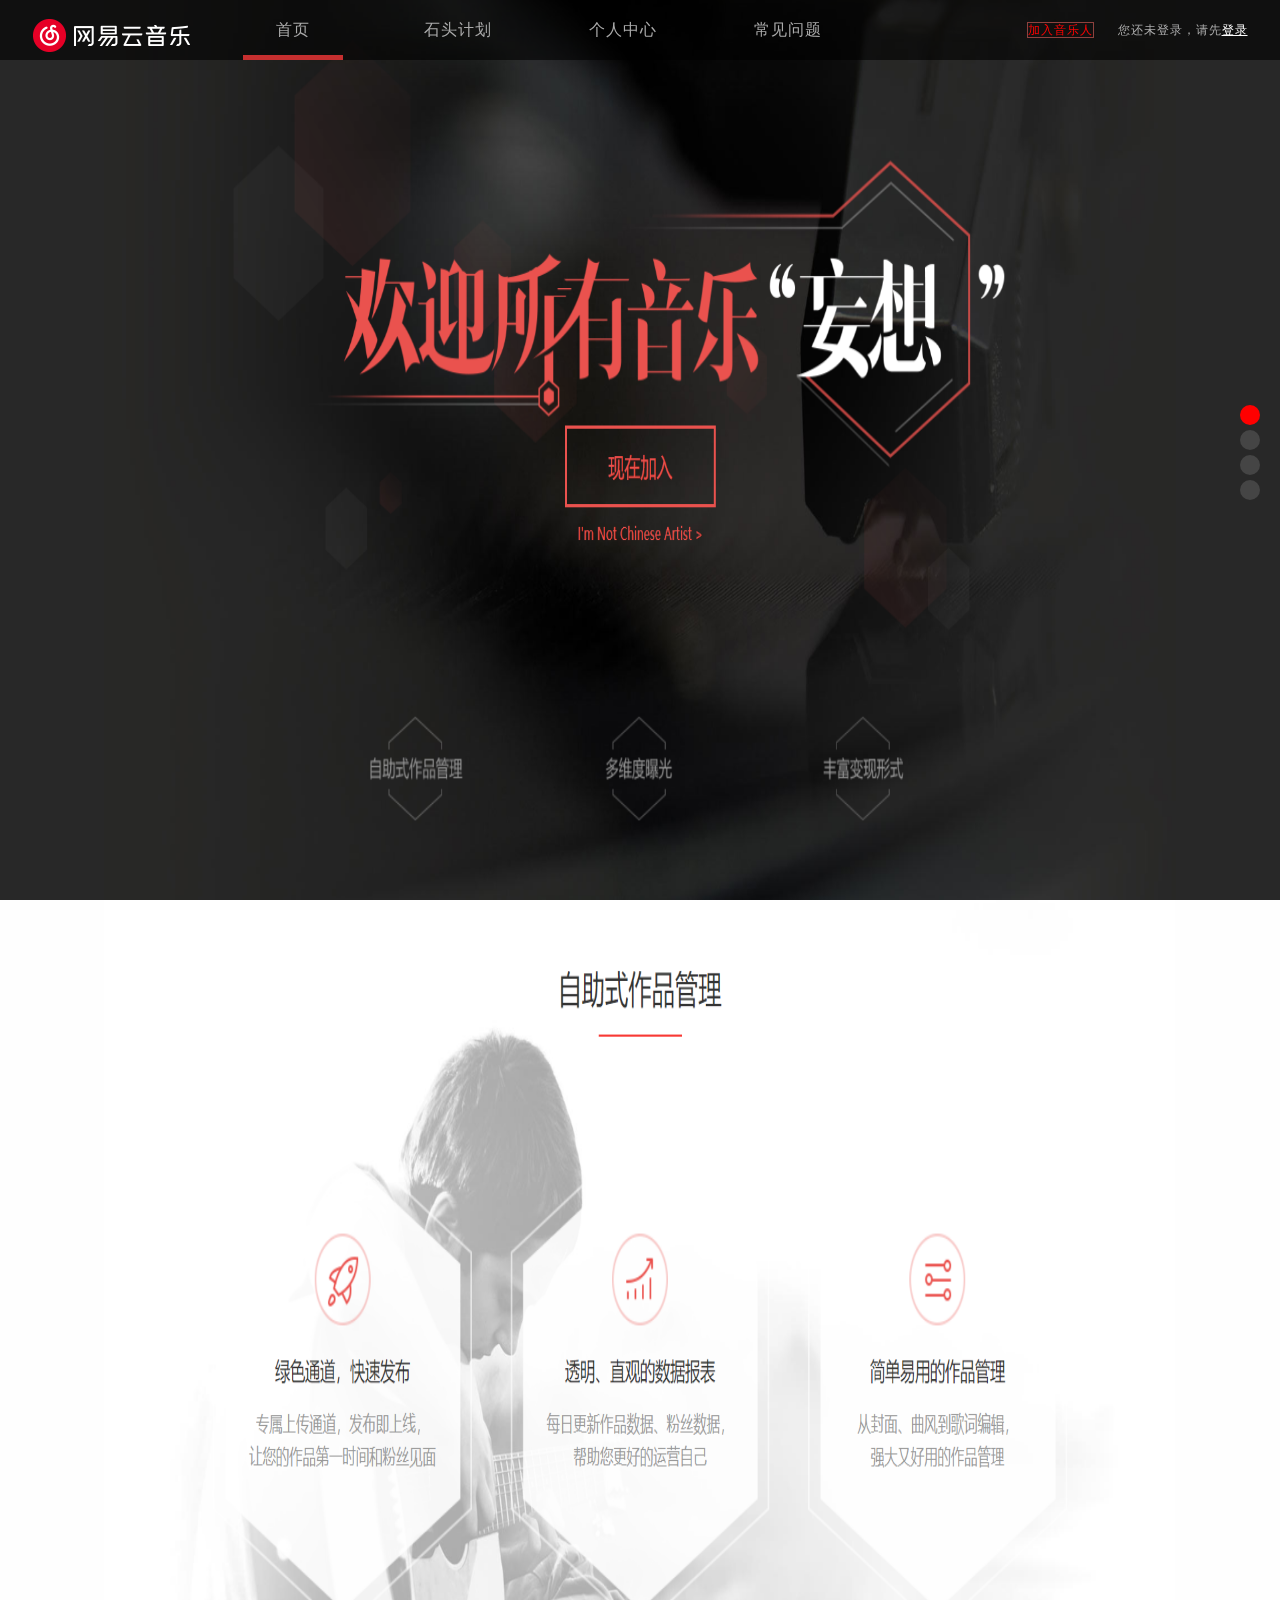
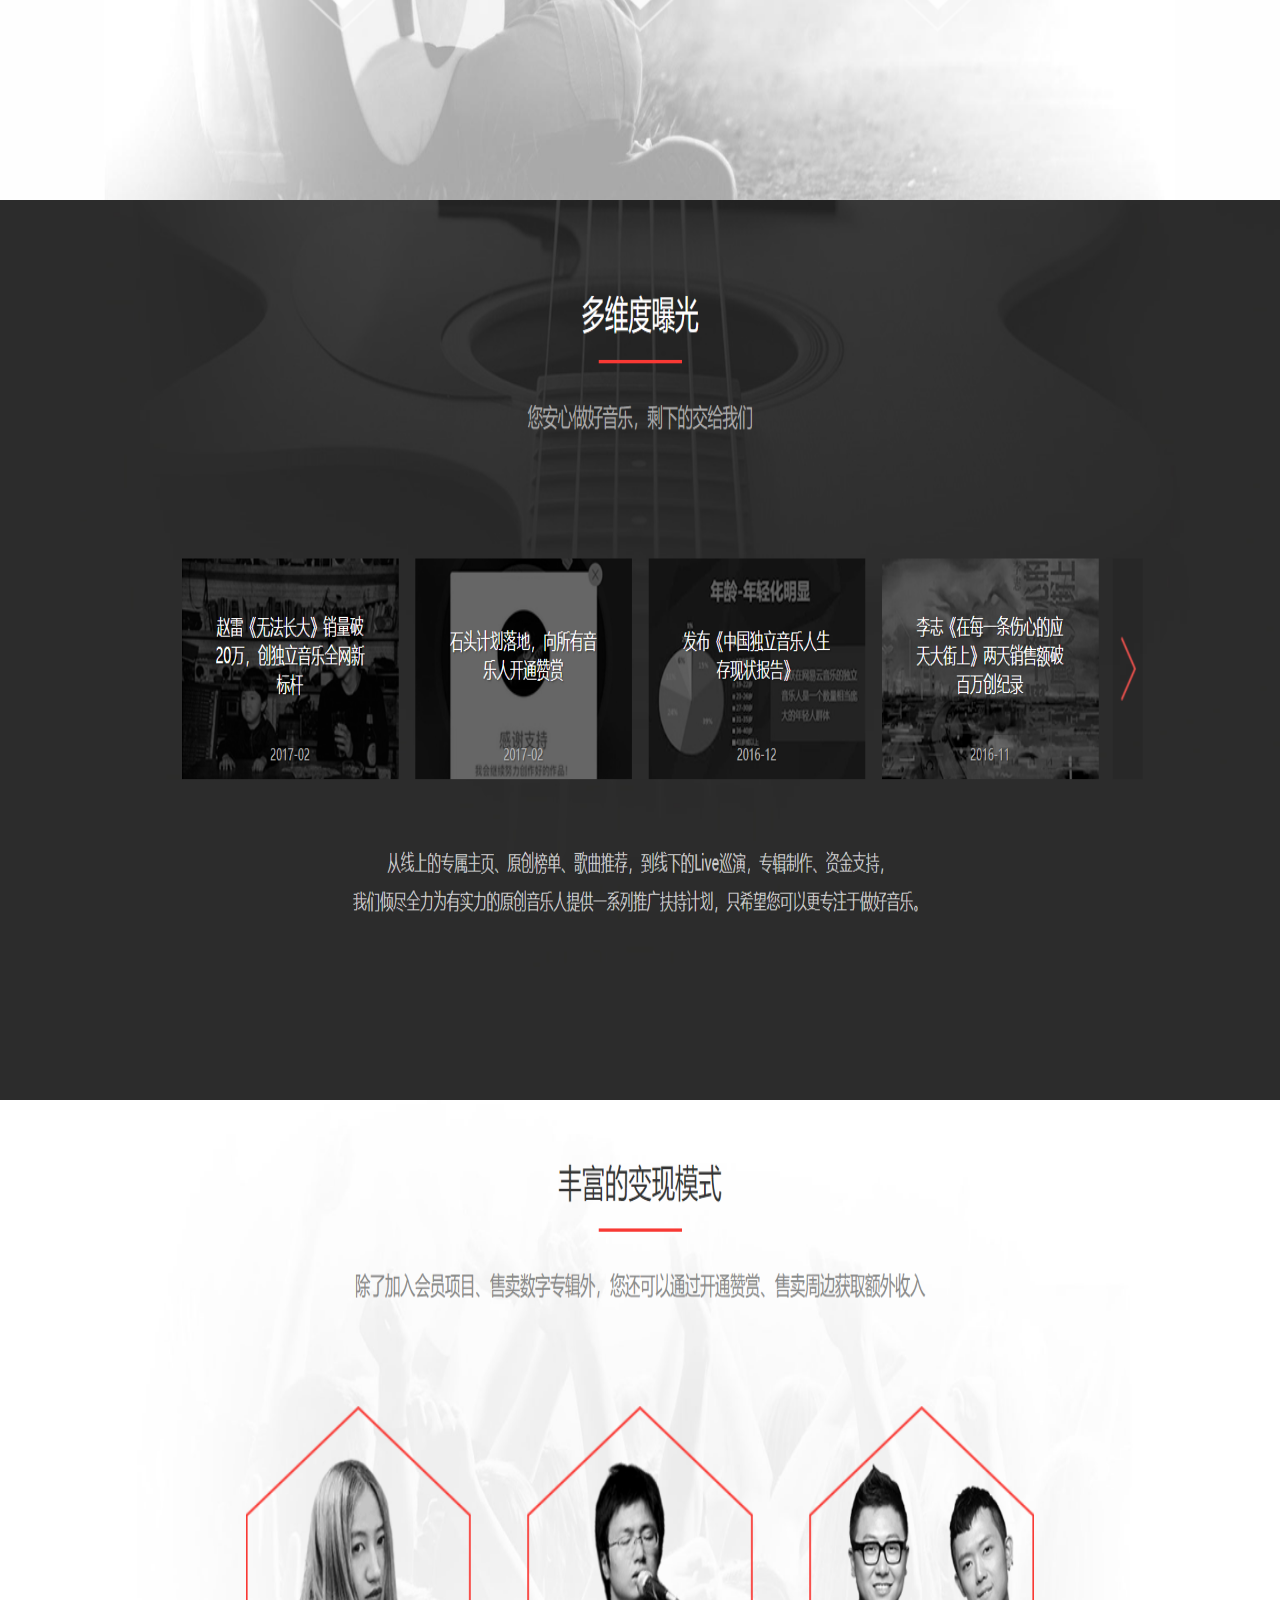
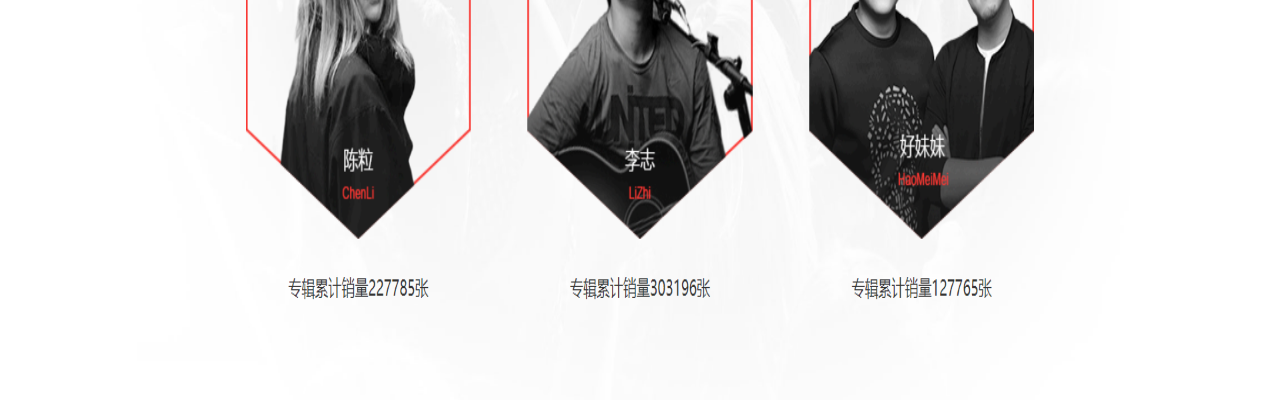
<file: musician.html>
<!DOCTYPE html>
<html>
	<head>
		<meta charset="utf-8" />
		<title>网易音乐人 - 欢迎所有音乐妄想</title>
		<link rel="shortcut icon" href="favicon.ico" />
		<link rel="stylesheet" type="text/css" href="css/musician.css"/>
	</head>
	<body>
	<header>
		<div class="w">
			<div class="logo" title="网易音乐人">网易音乐人</div>
			<div class="nav fl">
				<ul>
					<li><a href="#" class="current">首页</a></li>
					<li><a href="#">石头计划</a></li>
					<li><a href="#">个人中心</a></li>
					<li><a href="#">常见问题</a></li>
				</ul>
			</div>
			<div class="hd-r fr">
					<div class="join"><span><a href="#">加入音乐人</a></span></div>
					<div class="land ">您还未登录，请先<a href="#">登录</a></div>
			</div>
		</div>
	</header>
		<div class="doc">
				<div class="screen1"></div>
				<div class="screen2"></div>
				<div class="screen3"></div>
				<div class="screen4"></div>
		</div>
		
			
		</div>
	<div class="index">
			<ol>
				<li class="current"></li>
				<li></li>
				<li></li>
				<li></li>
			</ol>
	</body>
	<script src="js/jquery-1.12.4.js"></script>
	<script src="js/jquery.mousewheel.js">
	</script>
	<script src="js/musician.js">	</script>
</html>
</file>
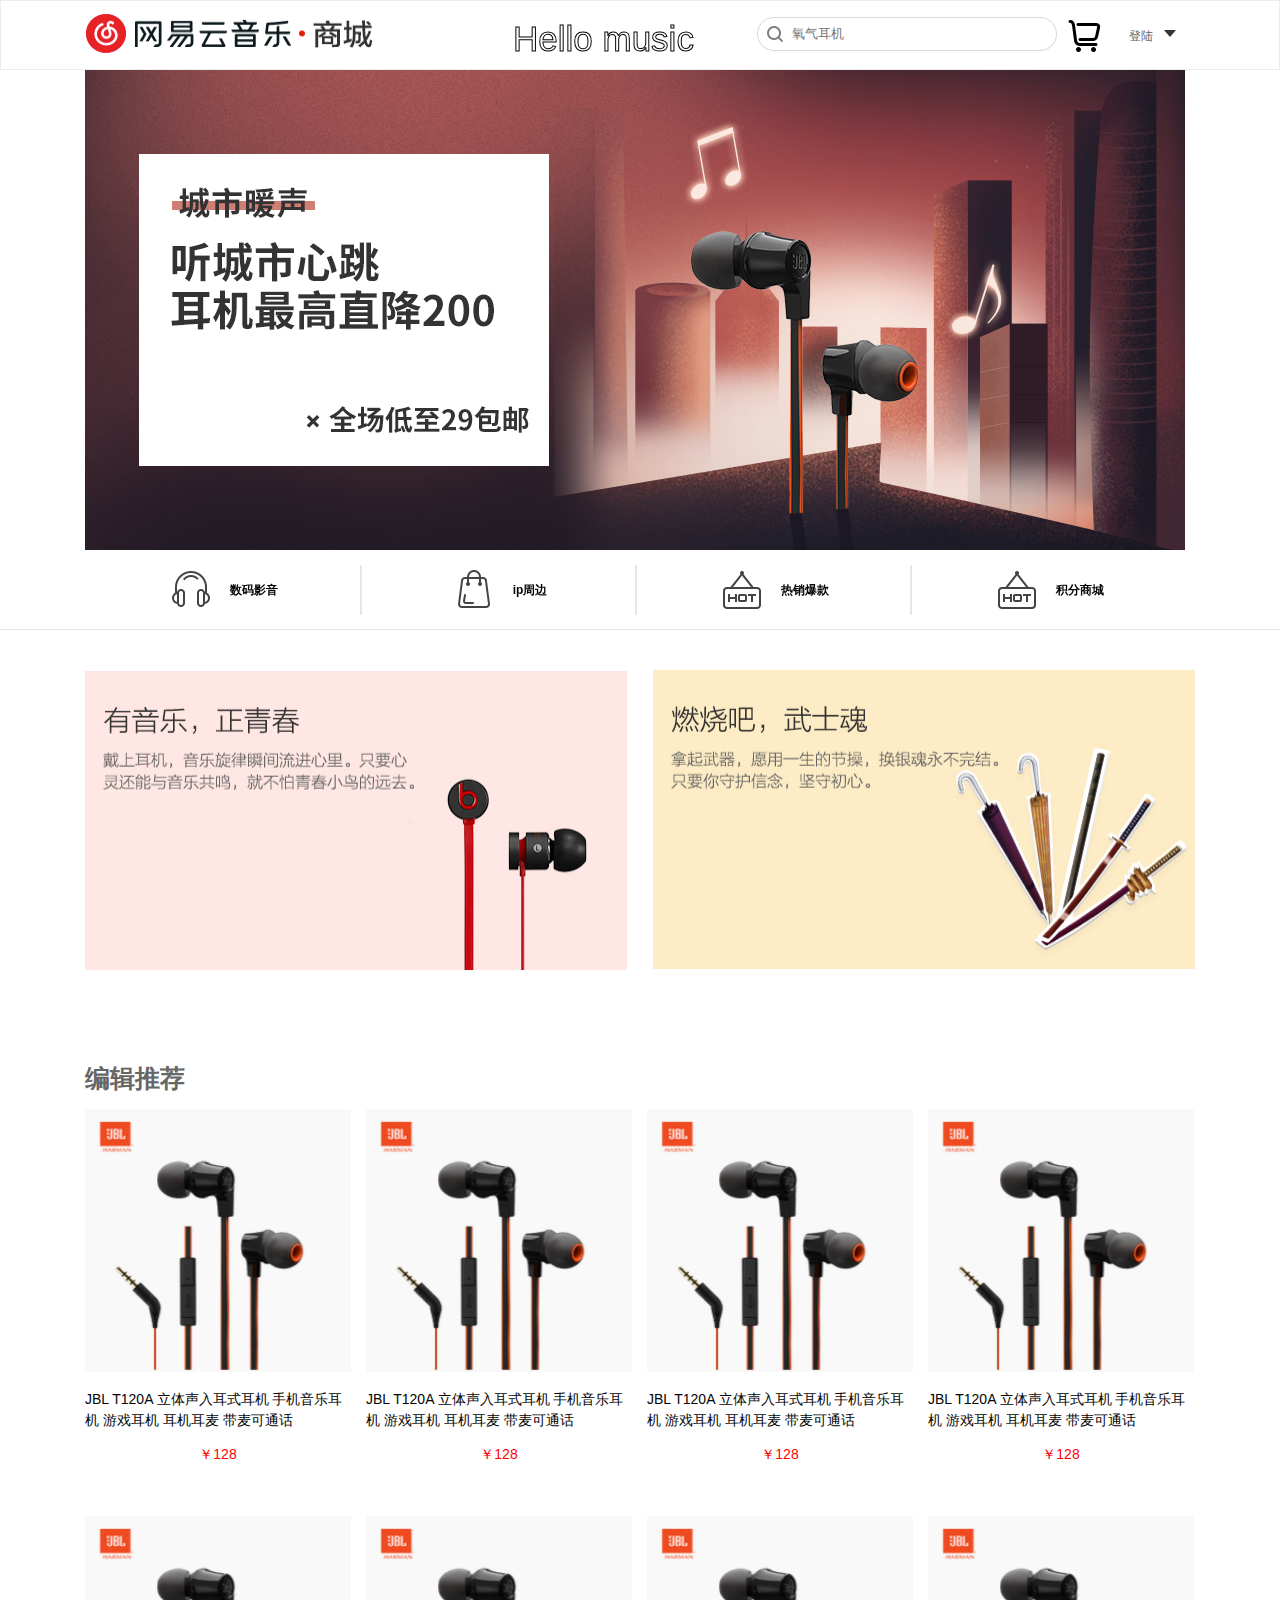
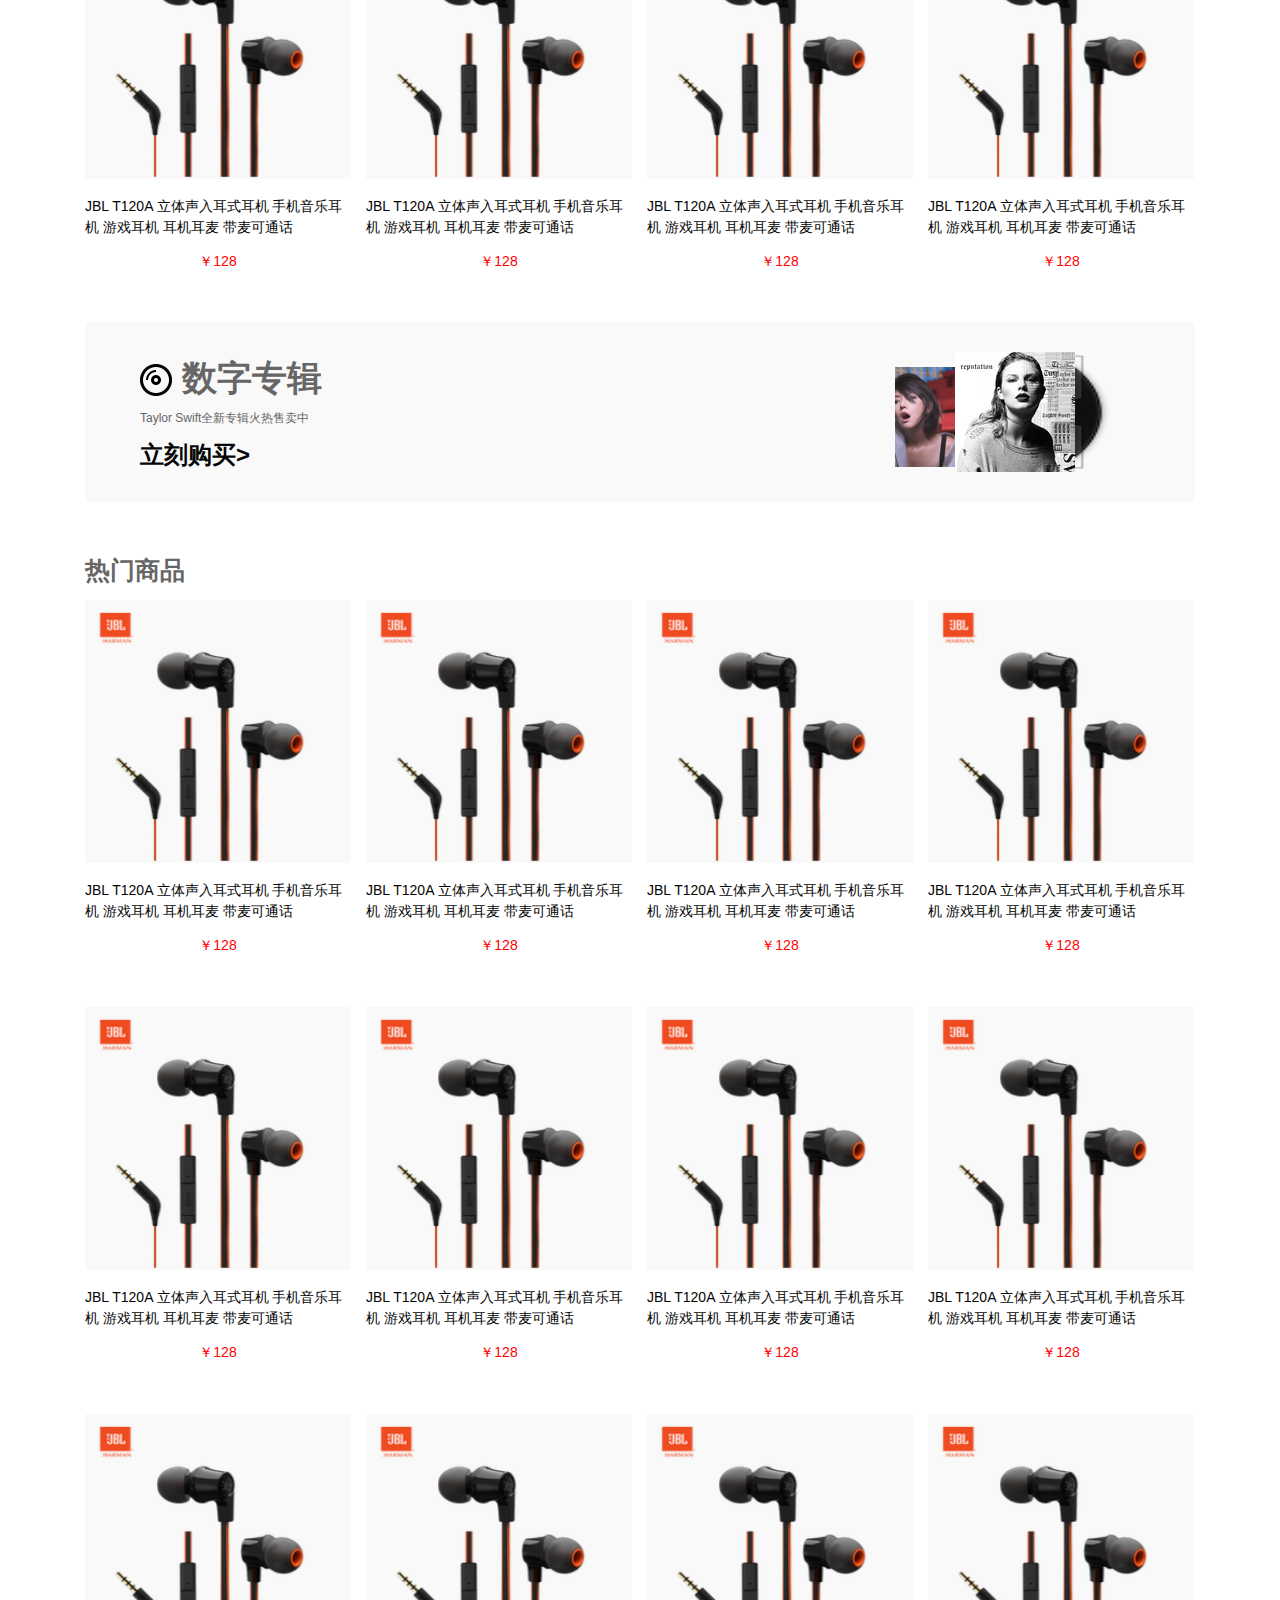
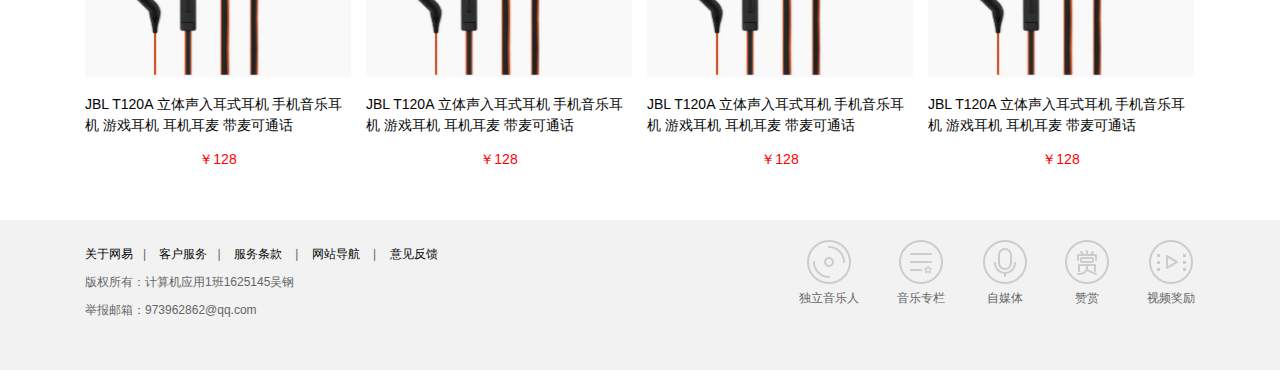
<file: shop.html>
<!DOCTYPE html>
<html>
	<head>
		<meta charset="UTF-8">
		<link rel="shortcut icon" href="favicon.ico" />
		<link rel="stylesheet" type="text/css" href="css/base.css"/>
		<link rel="stylesheet" type="text/css" href="css/shop.css"/>
		<title>云音乐商城 - 音乐购有趣</title>
	</head>
	<body>
		<!--顶部-->
		<header>
				<div class="m">
					<div class="hd-l fl">
						<div class="logo" title="网易云商店">网易云商店</div>
					</div>
					<!--画布-->
					<div class="draw fl">
						<canvas id="myCanvas" width="200" height="100">
您的浏览器不支持 HTML5 canvas 标签。</canvas>
					</div>
					<div class="hd-r fr">
						<div class="search fl">
							<input type="text" id="txt"placeholder="氧气耳机" width=300 height=40	 />
						</div>
						<div class="car "></div>
						<div class="land">登陆<span></span>
								<div class="style">
									<ul>
										<li><a href="#">手机号登陆</a></li>
										<li><a href="#">微信登陆</a></li>
										<li><a href="#">qq登陆</a></li>
										<li><a href="#">新浪微博登陆</a></li>
										<li><a href="#">网易账号登陆</a></li>
									</ul>
								</div>
						</div>
					
					</div>
				</div>
		</header>
		<!--轮播图-->
		<div class="m">
			<div class="banner clearfix">
				<div class="arr">
					<div class="arr-l"></div>
					<div class="arr-r"></div>
				</div>
				<ul>
					<li><img src="images/shop/banner01.png" ></li>
					<li><img src="images/shop/banner02.png" ></li>
					<li><img src="images/shop/banner03.png" ></li>
				</ul>
			</div>
			
		</div>	
		<div class="tab">
			<div class="m">
				<ul>
					<li><a href="#"><s><img src="images/shop/18585045045959929.jpg"/></s>数码影音</a></li>
					<li><a href="#"><s><img src="images/shop/18623527952924939.jpg"/></s>ip周边</a></li>
					<li><a href="#"><s><img src="images/shop/19117208672446378.jpg"/></s>热销爆款</a></li>
					<li><a href="#"><s><img src="images/shop/19117208672446378.jpg"/></s>积分商城</a></li>
				</ul>
			</div>
				
			</div>
			<!--正青春与武士魂-->
			<div class="nav">
				<div class="m">
					<div class="nav-l fl"><a href="#"><img src="images/shop/qingchun.png"/></a></div>
					<div class="nav-r fr"><a href="#"><img src="images/shop/wushi.png"/></a></div>
				</div>
			</div>
			<!--右边固定导航栏-->
			<div class="wrap">
				<div class="zheng">100%</br>正品</div>
				<div class="tui">七天无理由</br>退货</div>
				<div class="gouwuche"><a href="#"><span></span>购物车</a></div>
				<div class="kefu"><a href="#"><span></span>客服</a></div>
				<div class="top"><a href="#"></a></div>
			</div>
			<!--编辑推荐-->
			<div class="recommend clearfix">
				<div class="m">
					<h3>编辑推荐</h3>
				<ul>
					<li>
						
						<a href="#">
							<div class="pic">
								<img src="images/shop/pic01.png"/>
								
								
							</div>
						</a>
						<a href="# " >
							<p>JBL T120A 立体声入耳式耳机  手机音乐耳机 游戏耳机 耳机耳麦 带麦可通话</p>
						</a>
						<em>￥128</em>
					</li>
					<li>
						
						<a href="#">
							<div class="pic">
								<img src="images/shop/pic01.png"/>
								
								
							</div>
						</a>
						<a href="#">
							<p>JBL T120A 立体声入耳式耳机 手机音乐耳机 游戏耳机 耳机耳麦 带麦可通话</p>
						</a>
						<em>￥128</em>
					</li>
					<li>
						
						<a href="#">
							<div class="pic">
								<img src="images/shop/pic01.png"/>
								
								
							</div>
						</a>
						<a href="# " >
							<p>JBL T120A 立体声入耳式耳机 手机音乐耳机 游戏耳机 耳机耳麦 带麦可通话</p>
						</a>
						<em>￥128</em>
					</li>
					<li>
						
						<a href="#">
							<div class="pic">
								<img src="images/shop/pic01.png"/>
								
								
							</div>
						</a>
						<a href="# " >
							<p>JBL T120A 立体声入耳式耳机 手机音乐耳机 游戏耳机 耳机耳麦 带麦可通话</p>
						</a>
						<em>￥128</em>
					</li>
				</ul>
				<ul>
					<li>
						
						<a href="#">
							<div class="pic">
								<img src="images/shop/pic01.png"/>
								
								
							</div>
						</a>
						<a href="# " >
							<p>JBL T120A 立体声入耳式耳机  手机音乐耳机 游戏耳机 耳机耳麦 带麦可通话</p>
						</a>
						<em>￥128</em>
					</li>
					<li>
						
						<a href="#">
							<div class="pic">
								<img src="images/shop/pic01.png"/>
								
								
							</div>
						</a>
						<a href="#">
							<p>JBL T120A 立体声入耳式耳机 手机音乐耳机 游戏耳机 耳机耳麦 带麦可通话</p>
						</a>
						<em>￥128</em>
					</li>
					<li>
						
						<a href="#">
							<div class="pic">
								<img src="images/shop/pic01.png"/>
								
								
							</div>
						</a>
						<a href="# " >
							<p>JBL T120A 立体声入耳式耳机 手机音乐耳机 游戏耳机 耳机耳麦 带麦可通话</p>
						</a>
						<em>￥128</em>
					</li>
					<li>
						
						<a href="#">
							<div class="pic">
								<img src="images/shop/pic01.png"/>
								
								
							</div>
						</a>
						<a href="# " >
							<p>JBL T120A 立体声入耳式耳机 手机音乐耳机 游戏耳机 耳机耳麦 带麦可通话</p>
						</a>
						<em>￥128</em>
					</li>
				</ul>
				</div>
				
			</div>
			<!--数字专辑-->
			<div class="now-buy m clearfix">
				<div class="nb-l fl">
					<div class="math clearfix"><span></span><h3>数字专辑</h3></div>
					<p>Taylor Swift全新专辑火热售卖中</p>
					<a href="#">立刻购买></a>
				</div>
				<div class="nb-r fr">
					<img src="images/shop/nb01.jpg" class="zhong"/>
					<img src="images/shop/nb02.jpg" class="zuo"/>
					<img src="images/shop/nb03.png" class="you"/>
				</div>
			</div>
			<!--热门商品-->
			<div class="hot m clearfix">
				<h3>热门商品</h3>
				<ul>
					<li>
						
						<a href="#">
							<div class="pic">
								<img src="images/shop/pic01.png"/>
								
								
							</div>
						</a>
						<a href="# " >
							<p>JBL T120A 立体声入耳式耳机  手机音乐耳机 游戏耳机 耳机耳麦 带麦可通话</p>
						</a>
						<em>￥128</em>
					</li>
					<li>
						
						<a href="#">
							<div class="pic">
								<img src="images/shop/pic01.png"/>
								
								
							</div>
						</a>
						<a href="#">
							<p>JBL T120A 立体声入耳式耳机 手机音乐耳机 游戏耳机 耳机耳麦 带麦可通话</p>
						</a>
						<em>￥128</em>
					</li>
					<li>
						
						<a href="#">
							<div class="pic">
								<img src="images/shop/pic01.png"/>
								
								
							</div>
						</a>
						<a href="# " >
							<p>JBL T120A 立体声入耳式耳机 手机音乐耳机 游戏耳机 耳机耳麦 带麦可通话</p>
						</a>
						<em>￥128</em>
					</li>
					<li>
						
						<a href="#">
							<div class="pic">
								<img src="images/shop/pic01.png"/>
								
								
							</div>
						</a>
						<a href="# " >
							<p>JBL T120A 立体声入耳式耳机 手机音乐耳机 游戏耳机 耳机耳麦 带麦可通话</p>
						</a>
						<em>￥128</em>
					</li>
				</ul>
				<ul>
					<li>
						
						<a href="#">
							<div class="pic">
								<img src="images/shop/pic01.png"/>
								
								
							</div>
						</a>
						<a href="# " >
							<p>JBL T120A 立体声入耳式耳机  手机音乐耳机 游戏耳机 耳机耳麦 带麦可通话</p>
						</a>
						<em>￥128</em>
					</li>
					<li>
						
						<a href="#">
							<div class="pic">
								<img src="images/shop/pic01.png"/>
								
								
							</div>
						</a>
						<a href="#">
							<p>JBL T120A 立体声入耳式耳机 手机音乐耳机 游戏耳机 耳机耳麦 带麦可通话</p>
						</a>
						<em>￥128</em>
					</li>
					<li>
						
						<a href="#">
							<div class="pic">
								<img src="images/shop/pic01.png"/>
								
								
							</div>
						</a>
						<a href="# " >
							<p>JBL T120A 立体声入耳式耳机 手机音乐耳机 游戏耳机 耳机耳麦 带麦可通话</p>
						</a>
						<em>￥128</em>
					</li>
					<li>
						
						<a href="#">
							<div class="pic">
								<img src="images/shop/pic01.png"/>
								
								
							</div>
						</a>
						<a href="# " >
							<p>JBL T120A 立体声入耳式耳机 手机音乐耳机 游戏耳机 耳机耳麦 带麦可通话</p>
						</a>
						<em>￥128</em>
					</li>
				</ul>
				<ul>
					<li>
						
						<a href="#">
							<div class="pic">
								<img src="images/shop/pic01.png"/>
								
								
							</div>
						</a>
						<a href="# " >
							<p>JBL T120A 立体声入耳式耳机  手机音乐耳机 游戏耳机 耳机耳麦 带麦可通话</p>
						</a>
						<em>￥128</em>
					</li>
					<li>
						
						<a href="#">
							<div class="pic">
								<img src="images/shop/pic01.png"/>
								
								
							</div>
						</a>
						<a href="#">
							<p>JBL T120A 立体声入耳式耳机 手机音乐耳机 游戏耳机 耳机耳麦 带麦可通话</p>
						</a>
						<em>￥128</em>
					</li>
					<li>
						
						<a href="#">
							<div class="pic">
								<img src="images/shop/pic01.png"/>
								
								
							</div>
						</a>
						<a href="# " >
							<p>JBL T120A 立体声入耳式耳机 手机音乐耳机 游戏耳机 耳机耳麦 带麦可通话</p>
						</a>
						<em>￥128</em>
					</li>
					<li>
						
						<a href="#">
							<div class="pic">
								<img src="images/shop/pic01.png"/>
								
								
							</div>
						</a>
						<a href="# " >
							<p>JBL T120A 立体声入耳式耳机 手机音乐耳机 游戏耳机 耳机耳麦 带麦可通话</p>
						</a>
						<em>￥128</em>
					</li>
				</ul>
			</div>
			<!--底部-->
			<div class="bottom">
			<div class="m">
				<div class="bottom-l fl	">
					<p><a href="#">关于网易</a><s>|</s> 	<a href=" #">客户服务</a><s>|</s>	<a href="#">服务条款</a> <s>|</s> <a href="#">网站导航</a>	 <s>| </s><a href="#">意见反馈</a></p>
					<p>版权所有：计算机应用1班1625145吴钢</p>
					<p>举报邮箱：973962862@qq.com</p>
				</div>
				<div class="bottom-r fr" >
					<div class="bottom-r-content fl">
						<div class="bottom-r-pic1"><a href="#"></a></div>
						<p>独立音乐人</p>
					</div> 
					<div class="bottom-r-content fl">
						<div class="bottom-r-pic2"><a href="#"></a></div>
						<p>音乐专栏</p>
					</div> 
					<div class="bottom-r-content fl">
						<div class="bottom-r-pic3"><a href="#"></a></div>
						<p>自媒体</p>
					</div> 
					<div class="bottom-r-content fl">
						<div class="bottom-r-pic4"><a href="#"></a></div>
						<p>赞赏</p>
					</div> 
					<div class="bottom-r-content fl">
						<div class="bottom-r-pic5"><a href="#"></a></div>
						<p>视频奖励</p>
					</div> 
				</div>
			</div>
		</div>
		<script src="js/jquery-1.12.4.js"></script>
		<script src="js/shop.js"></script>
		
	</body>
</html>
</file>
<file: css/musician.css>
*{
	margin: 0;
	padding: 0;
	box-sizing: border-box;
	list-style: none;
	text-decoration: none;
}
body, html {
	width: 100%;
	height: 100%;
}
body {
	overflow: hidden;
	letter-spacing: 1px;
	font-family: "宋体"
}
/*版心*/
.w{
	width: 1215px;
	margin: 0 auto;
}
/*浮动*/.
.fl{
	float: left;
}
.fr{
	float: right;
}
/*头部*/
/*头部左边*/
header{
	position: fixed;
	width: 100%;
	height: 60px;
	line-height: 60px;
	top: 0;
	left: 0;
	z-index: 2;
	background: rgba(0, 0, 0, 0.6)
}

.logo{
	float: left;
	width: 160px;
	height: 60px;
	
	background: url(../images/musician/topbar.png) no-repeat 0 0 ;
	text-indent: -999em;
	vertical-align: middle;
	margin-bottom:  5px;
}

.nav ul li{
	float: left;
}
.nav a{
	display: inline-block;
	width: 100px;
	height: 60px;
	line-height: 60px;
	text-align: center;
	color: #aaa;
}
.nav a:hover{
	color: #fff;
}
.nav .current{
	border-bottom: 5px solid #c62f2f;
}
.nav a:first-child{
	margin-left: 50px;
}
.nav a{
	margin: 0 15px;
}
/*头部右边*/
.hd-r{
	font-size:12px ;
}
.hd-r .join{
	display: inline-block;
	width: 85px;
	height: 25px;
	float: left;
	color: #ea5247;
	
	text-align: center;
	
}
.join{
	margin-right: 15px;
	
}
.join a{
	color: red;
}
.join span{
	border: 1px solid  #8e413e;
}
.hd-r .land{
	width: 130px;
	height: 15px;
	float: right;
	display: inline-block;
	color: #aaa;
}
.hd-r .land a{
	display: inline-block;
	color: #fff;
	text-decoration:underline;
}

/*旁边小圆点*/
.index{
	position: fixed;
	right: 0;
	top:50%;
	transform: translate(-50%,-50%);
	z-index: 3;
	margin-right: 10px;
	
}
.index li{
	margin-top: 5px;
	width: 20px;
	height: 20px;
	background-color:#454545 ;
	border-radius: 50%;
}
.index .current{
	background-color: red;
}
/*四大轮播图*/
.doc{
	width: 100%;
	height: 100%;
	position: absolute;
	left: 0;
	top: 0;
	z-index: 1;
}
.doc>div {
	width: 100%;
	height: 100%;
	position: relative;
	overflow: hidden;
}
.doc>div:nth-of-type(1) {
	background: url(../images/musician/01.png);
	background-size: 100% 100%;
}
.doc>div:nth-of-type(2) {
	background: url(../images/musician/02.png);
	background-size: 100% 100%;
}
.doc>div:nth-of-type(3) {
	background: url(../images/musician/03.png);
	background-size: 100% 100%;
}
.doc>div:nth-of-type(4) {
	background: url(../images/musician/04.png);
	background-size: 100% 100%;
}
</file>
<file: css/base.css>
/*
* @Author: andy
* @Date:   2017-12-18 09:34:47
* @Last Modified by:   andy
* @Last Modified time: 2017-12-18 09:34:47
*/
*{
	margin:0;
	padding:0;
	box-sizing: border-box;   /*  css3 盒子模型 */
}
em,i{
	font-style:normal;
}
li{
	list-style:none;
}
img{
	border:0;
	vertical-align:middle;
}
button{
	cursor:pointer;
}
a{
	color:#050505;
	text-decoration:none;
}
a:hover{
	color:#c81623;
}
button,input{
	font-family:Microsoft YaHei,tahoma,arial,Hiragino Sans GB,\\5b8b\4f53,sans-serif;
}
body{
	-webkit-font-smoothing:antialiased;
	font:12px/1.5 Microsoft YaHei,tahoma,arial,Hiragino Sans GB,\\5b8b\4f53,sans-serif;
	color:#666;
}
input{
	border: none;
}
.hide,.none{
	display:none;
}
.clearfix:after{
	visibility:hidden;
	clear:both;
	display:block;
	content:".";
	height:0;
}.clearfix{
	*zoom:1;
}
/*浮动*/
.fl{
	float: left;
}
.fr{
	float: right;
}
</file>
<file: css/shop.css>
/*版心*/
.m{
	width: 1110px;
	margin:0 auto;
	position: relative;
}
/*头部*/
header{
	line-height: 70px;
	height: 70px;
	border: 1px solid#ededed;
}
.logo{
	width: 300px;
	height: 72px;
	text-indent: -999px;
	overflow: hidden;
	background: url(../images/shop/modules.png) no-repeat 0 -48px;
	background-size:300px 250px ;
	vertical-align: middle;
}
.search input{
	float: left;
	width: 300px;
	height: 35px;
	padding-left: 35px;
	background: url(../images/shop/modules.png) no-repeat;
	vertical-align: middle;
	float: left;
	margin-top: 15px;
	margin-right: 10px;
}
.car{
	margin-right: 10px;
	margin-top: 16px;
	float: left;
	width: 38px;
	height: 38px;
	background: url(../images/shop/modules.png) -110px -157px;
	
}

.land {
	width: 80px;
	display: inline-block;
	float: left;
	position: relative;
	text-align: center;
}
.land span{
	margin-left: 5px;
	width: 24px;
	height: 15px;
	display: inline-block;
	background: url(../images/shop/arrow-d.png);
}
.land span:hover{
	background: url(../images/shop/arrow-u.png);
}
/*画布*/
header .draw{
	margin-left: 118px;
	margin-bottom: 10px;
}
/*下拉登陆*/
.style{
	display: none;
	position: relative;
	background: url(../images/shop/modules.png) no-repeat 0 -128px;
	width: 170px;
	height: 20px;
	top: -15px;
	left: -55px;
}
.style ul{
		margin-top: 20px;
}
.style li a{

	line-height: 40px;
	display: block;
	width: 100%;
	height: 100%;
}
/*轮播图*/
.banner{
	height: 480px;
	position: relative;
}

.banner ul li{
	 position: absolute;
      display: none;
	
}
.banner ul li:first-child{
	display: block;
}
.arr{
	display: none;
}
.arr-l,.arr-r{
	z-index: 99;
	position: absolute;
	width: 37px;
	height: 63px;
	top: 50%;
	transform: translate(-50%,-50%);
	cursor: pointer;
}
.arr-l{
	background:url(../images/shop/arr-l.png) no-repeat;
	left:18px;
}
.arr-r{
	background:url(../images/shop/arr-r.png) no-repeat;
	right: -9px;
}
/*tab*/
.tab{
	border-bottom: 1px solid #e5e5e5;
	height: 80px;
}
.tab ul{
	height: 50px;
	line-height: 50px;
	display: inline-block;
	list-style: none;
}
.tab ul li{
	font-weight:700 ;
	text-align: center;
	float: left;
	width: 275px;
	margin: 15px 0;
	border-left: 2px solid #e6e6e6;
}
.tab ul li:first-child{
	border-left: none;
}
.tab a{
	width: 275px;
	height: 100%;
}
.tab  s{
	
	display: inline-block;
	width: 48px;
	height: 48px;
	margin-right: 15px;
}
/*nav*/
.nav{
	margin-top: 40px;
	height: 390px;
}
.nav a{
	width: 100%;
	height: 100%;
}
.nav img{
	width: 543px;
	height: 300px;
}
/*右边固定导航栏*/
.wrap{
	display: none;
	overflow: hidden;
	position: fixed;
	top: 50%;
	transform: translate(-50%,-50%);
	bottom: auto;
	right: 90px;
	width: 60px;
	height: 295px;
	border:1px solid #000000 ;
}

.wrap div{
	padding: 20px 0;
	width: 60px;
	height: 60px;
	text-align: center;
}

.wrap .top a{
	display: block;
	width: 60px;
	height: 38px;
	background:  url(../images/shop/totop.png) no-repeat -70px 0px;
}
.wrap .gouwuche span{
	margin-left: 18px;
	width: 25px;
	height: 25px;
	background:  url(../images/shop/totop.png) no-repeat  0 -68px;
	display: block;
}
.wrap .kefu span{
	margin-left: 18px;
	display: block;
	width: 25px;
	height: 25px;
	background:  url(../images/shop/totop.png) no-repeat  0 -98px;
}
/*编辑推荐*/

.recommend h3,.hot h3{
	font-size:25px ;
	margin-bottom: 10px;
}
.pic img{
	width: 266px;
	height: 266px;
}
.recommend  p,.hot p{
	display: block;
	width: 266px;
	height: 40px;
	margin: 15px 0px;
	text-overflow: -o-ellipsis-lastline;
	overflow: hidden;
	text-overflow: ellipsis;
	display: -webkit-box;
	-webkit-line-clamp: 2;
	line-clamp: 2;
	-webkit-box-orient: vertical;
 
}
.recommend em,.hot  em{
	font-size: 14px;
	color: red;
	display: block;
	width: 266px;
	text-align: center;
}
.recommend ul li,.hot ul li{
	transition:all .2s linear;
	-webkit-transition:all .2s linear;
	float: left;
	margin-left: 15px;
}
/*鼠标移动上去阴影效果*/
.recommend ul li:hover,.hot ul li:hover{
	-webkit-box-shadow:1 15px 30px rgba(0,0,0,0.1);
	box-shadow: 0 15px 30px rgba(0,0,0,0.1);
	-webkit-transform: translate3d(0,-2px ,0);
	transform: translate3d(0,-2px,0);
}
.recommend ul,.hot ul{
	font-size: 14px;
	float: left;
	margin-bottom: 50px;
}
.recommend  li:first-child,.hot li:first-child{
	margin: 0;
}
/*专辑购买*/
/*专辑购买左边*/
.now-buy{
	height: 180px;
	background-color:#F9F9F9 ;
}
.now-buy .nb-l{
	margin-left: 55px;
	padding-top: 30px;
}
.now-buy .nb-l span{
	vertical-align: middle;
	float: left;
	display: inline-block;
	width: 32px;
	height: 32px;
	margin-top: 12px;
	background: url(../images/shop/digitalicon.png);
}

.now-buy .nb-l h3{
	padding-left: 10px;	
	float: left;
	font-size: 35px;
	font-weight:700 ;
}
.nb-l p{
	padding-top:5px;
	padding-bottom: 10px;
}
.now-buy .nb-l a{

	font-size: 24px;
	font-weight: 700;
}
/*专辑购买右边*/
.now-buy .nb-r{
	margin-top: 30px;
	width: 300px;
	height: 190px;
	position:relative ;
}
.now-buy .nb-r .zhong{
	width: 120px;
	height: 120px;
	position: absolute;
	left: 60px;

	z-index: 10;
}
.now-buy .nb-r .zuo{
	width: 100px;
	height: 100px;
	position: absolute;
	top: 15px;
	left: 0;
}
.now-buy .nb-r .you{
	width: 35px;
	height: 120px;
	position: absolute;
	
	
	left: 180px;
	top: 0;
}
.hot{
	margin-top: 50px;
}

/*底部*/
/*尾部*/
/*尾部左边*/
.bottom{
	height: 150px;
	padding-top: 20px;
	background-color:#f2f2f2 ;
}
.bottom-l s{
	text-decoration:none;
	
	margin-left: 10px;
	margin-right: 10px;
}
.bottom-l p{
	line-height: 28px;
}
/*尾部右边*/
.bottom-r-pic1,.bottom-r-pic2,.bottom-r-pic3,.bottom-r-pic4,.bottom-r-pic5{
	width: 44px;
	height: 44px;
	
	
	margin: 0 auto;
}
.bottom-r-pic1 a{
	display: block;
	width: 44px;
	height: 44px;
	margin: 0 auto;
	background: url(../images/foot_enter_new.png) no-repeat ;
	background-size: 110px 450px;
}
.bottom-r-pic2 a {
	width: 44px;
	height: 44px;
	display: block;
	background: url(../images/foot_enter_new.png) no-repeat -60px 0px;
	background-size: 110px 450px;
}
.bottom-r-pic3 a{
	width: 44px;
	height: 44px;
	display: block;
	margin: 0 auto;
	background: url(../images/foot_enter_new.png) no-repeat 0px -50px;
	background-size: 110px 450px;
}
.bottom-r-pic4 a{
	width: 44px;
	height: 44px;
	display: block;
	margin: 0 auto;
	background: url(../images/foot_enter_new.png) no-repeat -60px -50px;
	background-size: 110px 450px;
}
.bottom-r-pic5 a{
	width: 44px;
	height: 44px;
	display: block;
	margin: 0 auto;
	background: url(../images/foot_enter_new.png) no-repeat 0px -100px;
	background-size: 110px 450px;
}
.bottom-r-content{
	margin-left: 38px;
}
.bottom-r-content p{
	margin-top: 5px;
	text-align: center;
}
</file>
